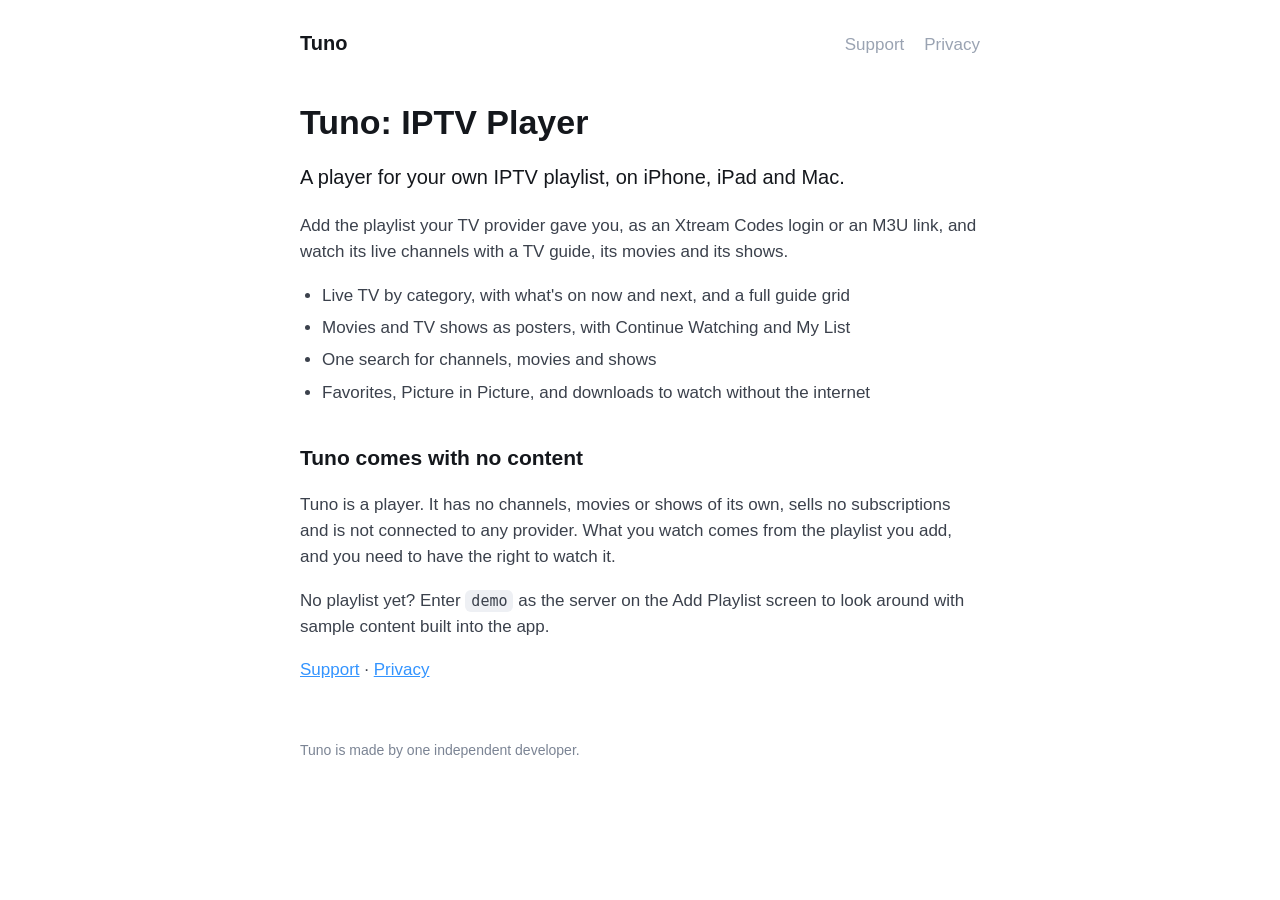
<file: index.html>
<!doctype html>
<html lang="en">
<head>
<meta charset="utf-8">
<meta name="viewport" content="width=device-width, initial-scale=1">
<title>Tuno: IPTV Player</title>
<meta name="description" content="Tuno is a player for your own IPTV playlist on iPhone, iPad and Mac. It comes with no channels or content.">
<link rel="stylesheet" href="style.css">
</head>
<body>
<header>
  <a class="name" href="./" aria-current="page">Tuno</a>
  <a href="support.html">Support</a>
  <a href="privacy.html">Privacy</a>
</header>
<main>
<h1>Tuno: IPTV Player</h1>
<p class="lead">A player for your own IPTV playlist, on iPhone, iPad and Mac.</p>
<p>Add the playlist your TV provider gave you, as an Xtream Codes login or an M3U link, and watch its
live channels with a TV guide, its movies and its shows.</p>
<ul>
  <li>Live TV by category, with what's on now and next, and a full guide grid</li>
  <li>Movies and TV shows as posters, with Continue Watching and My List</li>
  <li>One search for channels, movies and shows</li>
  <li>Favorites, Picture in Picture, and downloads to watch without the internet</li>
</ul>
<h2>Tuno comes with no content</h2>
<p>Tuno is a player. It has no channels, movies or shows of its own, sells no subscriptions and is not
connected to any provider. What you watch comes from the playlist you add, and you need to have the
right to watch it.</p>
<p>No playlist yet? Enter <code>demo</code> as the server on the Add Playlist screen to look around
with sample content built into the app.</p>
<p><a href="support.html">Support</a> · <a href="privacy.html">Privacy</a></p>
</main>
<footer>Tuno is made by one independent developer.</footer>
</body>
</html>
</file>
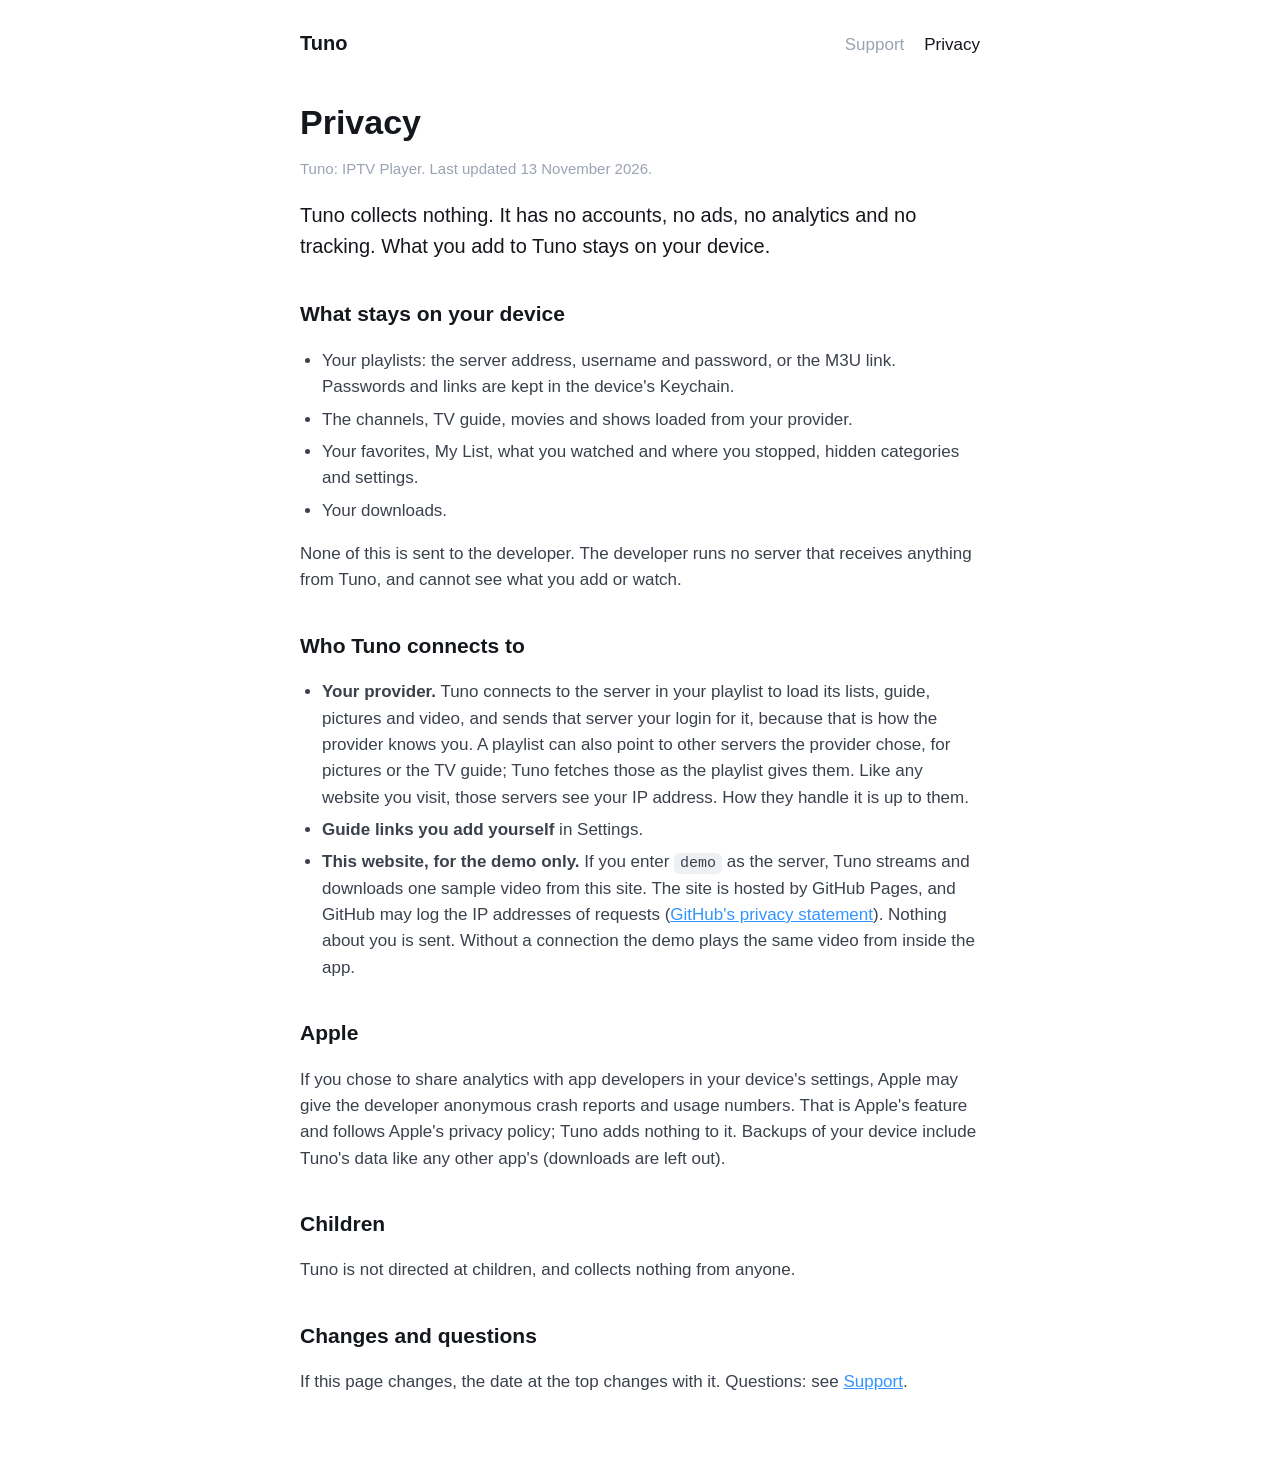
<file: privacy.html>
<!doctype html>
<html lang="en">
<head>
<meta charset="utf-8">
<meta name="viewport" content="width=device-width, initial-scale=1">
<title>Privacy · Tuno</title>
<meta name="description" content="Tuno collects nothing. No accounts, no ads, no analytics, no tracking.">
<link rel="stylesheet" href="style.css">
</head>
<body>
<header>
  <a class="name" href="./">Tuno</a>
  <a href="support.html">Support</a>
  <a href="privacy.html" aria-current="page">Privacy</a>
</header>
<main>
<h1>Privacy</h1>
<p class="note">Tuno: IPTV Player. Last updated 13 November 2026.</p>
<p class="lead">Tuno collects nothing. It has no accounts, no ads, no analytics and no tracking.
What you add to Tuno stays on your device.</p>

<h2>What stays on your device</h2>
<ul>
  <li>Your playlists: the server address, username and password, or the M3U link. Passwords and
  links are kept in the device's Keychain.</li>
  <li>The channels, TV guide, movies and shows loaded from your provider.</li>
  <li>Your favorites, My List, what you watched and where you stopped, hidden categories and settings.</li>
  <li>Your downloads.</li>
</ul>
<p>None of this is sent to the developer. The developer runs no server that receives anything from
Tuno, and cannot see what you add or watch.</p>

<h2>Who Tuno connects to</h2>
<ul>
  <li><strong>Your provider.</strong> Tuno connects to the server in your playlist to load its lists,
  guide, pictures and video, and sends that server your login for it, because that is how the provider
  knows you. A playlist can also point to other servers the provider chose, for pictures or the TV
  guide; Tuno fetches those as the playlist gives them. Like any website you visit, those servers see
  your IP address. How they handle it is up to them.</li>
  <li><strong>Guide links you add yourself</strong> in Settings.</li>
  <li><strong>This website, for the demo only.</strong> If you enter <code>demo</code> as the server,
  Tuno streams and downloads one sample video from this site. The site is hosted by GitHub Pages, and
  GitHub may log the IP addresses of requests
  (<a href="https://docs.github.com/en/site-policy/privacy-policies/github-general-privacy-statement">GitHub's privacy statement</a>).
  Nothing about you is sent. Without a connection the demo plays the same video from inside the app.</li>
</ul>

<h2>Apple</h2>
<p>If you chose to share analytics with app developers in your device's settings, Apple may give the
developer anonymous crash reports and usage numbers. That is Apple's feature and follows Apple's
privacy policy; Tuno adds nothing to it. Backups of your device include Tuno's data like any other
app's (downloads are left out).</p>

<h2>Children</h2>
<p>Tuno is not directed at children, and collects nothing from anyone.</p>

<h2>Changes and questions</h2>
<p>If this page changes, the date at the top changes with it. Questions:
see <a href="support.html">Support</a>.</p>
</main>
</body>
</html>
</file>
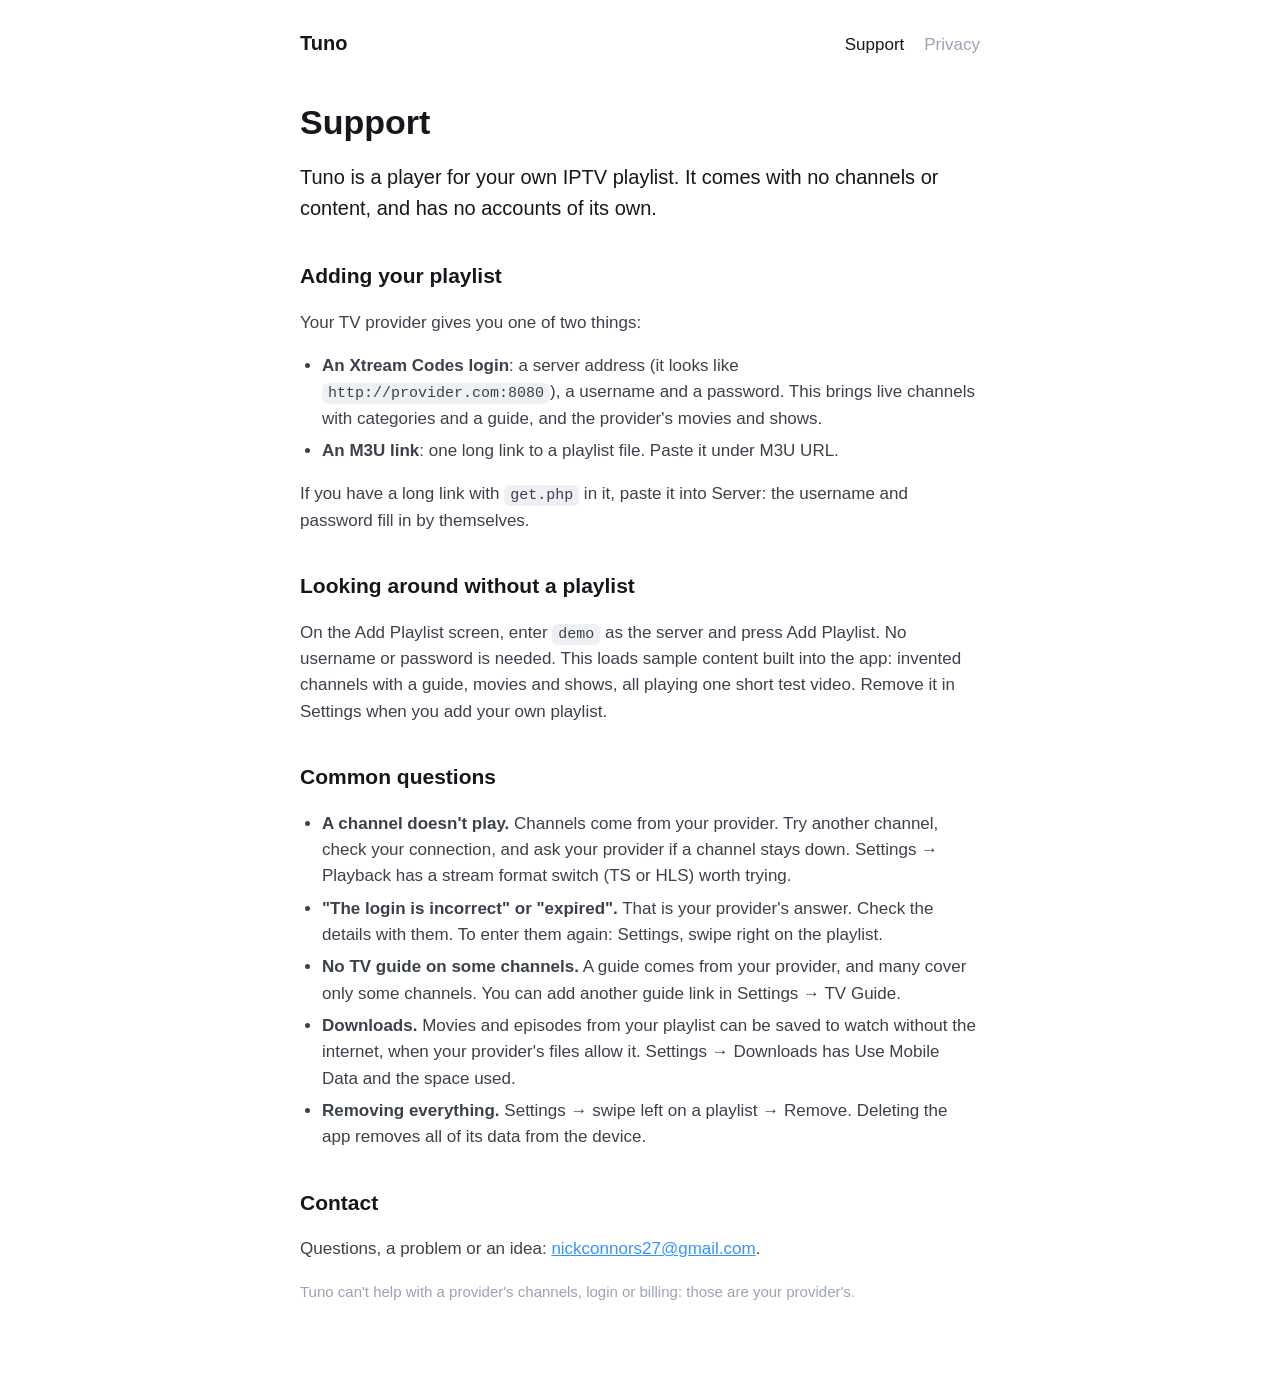
<file: support.html>
<!doctype html>
<html lang="en">
<head>
<meta charset="utf-8">
<meta name="viewport" content="width=device-width, initial-scale=1">
<title>Support · Tuno</title>
<meta name="description" content="Help with Tuno: adding a playlist, the demo, playback, the TV guide and downloads.">
<link rel="stylesheet" href="style.css">
</head>
<body>
<header>
  <a class="name" href="./">Tuno</a>
  <a href="support.html" aria-current="page">Support</a>
  <a href="privacy.html">Privacy</a>
</header>
<main>
<h1>Support</h1>
<p class="lead">Tuno is a player for your own IPTV playlist. It comes with no channels or content,
and has no accounts of its own.</p>

<h2>Adding your playlist</h2>
<p>Your TV provider gives you one of two things:</p>
<ul>
  <li><strong>An Xtream Codes login</strong>: a server address (it looks like
  <code>http://provider.com:8080</code>), a username and a password. This brings live channels with
  categories and a guide, and the provider's movies and shows.</li>
  <li><strong>An M3U link</strong>: one long link to a playlist file. Paste it under M3U URL.</li>
</ul>
<p>If you have a long link with <code>get.php</code> in it, paste it into Server: the username and
password fill in by themselves.</p>

<h2>Looking around without a playlist</h2>
<p>On the Add Playlist screen, enter <code>demo</code> as the server and press Add Playlist. No
username or password is needed. This loads sample content built into the app: invented channels with
a guide, movies and shows, all playing one short test video. Remove it in Settings when you add your
own playlist.</p>

<h2>Common questions</h2>
<ul>
  <li><strong>A channel doesn't play.</strong> Channels come from your provider. Try another channel,
  check your connection, and ask your provider if a channel stays down. Settings → Playback has a
  stream format switch (TS or HLS) worth trying.</li>
  <li><strong>"The login is incorrect" or "expired".</strong> That is your provider's answer. Check the
  details with them. To enter them again: Settings, swipe right on the playlist.</li>
  <li><strong>No TV guide on some channels.</strong> A guide comes from your provider, and many cover
  only some channels. You can add another guide link in Settings → TV Guide.</li>
  <li><strong>Downloads.</strong> Movies and episodes from your playlist can be saved to watch without
  the internet, when your provider's files allow it. Settings → Downloads has Use Mobile Data and the
  space used.</li>
  <li><strong>Removing everything.</strong> Settings → swipe left on a playlist → Remove. Deleting the
  app removes all of its data from the device.</li>
</ul>

<h2>Contact</h2>
<p id="contact">Questions, a problem or an idea: <a href="mailto:nickconnors27@gmail.com">nickconnors27@gmail.com</a>.</p>
<p class="note">Tuno can't help with a provider's channels, login or billing: those are your
provider's.</p>
</main>
</body>
</html>
</file>
<file: style.css>
/* Tuno's pages (T41): plain, no scripts, nothing loaded from anywhere else. */
:root { color-scheme: dark light; --tint: #3394ff; }
* { box-sizing: border-box; }
body {
  margin: 0; padding: 0 20px 64px;
  font: 17px/1.55 -apple-system, BlinkMacSystemFont, "Helvetica Neue", Arial, sans-serif;
  background: #0b0d12; color: #e9ecf1;
}
main { max-width: 680px; margin: 0 auto; }
header { max-width: 680px; margin: 0 auto; padding: 28px 0 8px; display: flex; gap: 20px; align-items: baseline; flex-wrap: wrap; }
header .name { font-weight: 700; font-size: 20px; color: inherit; text-decoration: none; margin-right: auto; }
header a { color: #9aa3b2; text-decoration: none; }
header a:hover, header a[aria-current] { color: #e9ecf1; }
h1 { font-size: 34px; line-height: 1.15; margin: 36px 0 8px; }
h2 { font-size: 21px; margin: 36px 0 6px; }
p, li { color: #c9ced8; }
ul { padding-left: 22px; }
li { margin: 6px 0; }
a { color: var(--tint); }
.lead { font-size: 20px; color: #e9ecf1; }
.note { color: #9aa3b2; font-size: 15px; }
code { font: 15px ui-monospace, Menlo, monospace; background: #1a1e27; padding: 2px 6px; border-radius: 6px; }
footer { max-width: 680px; margin: 56px auto 0; color: #7b8494; font-size: 14px; }
@media (prefers-color-scheme: light) {
  body { background: #fff; color: #14171c; }
  p, li { color: #3b414c; }
  .lead { color: #14171c; }
  header a:hover, header a[aria-current] { color: #14171c; }
  code { background: #eef0f4; }
}
</file>
